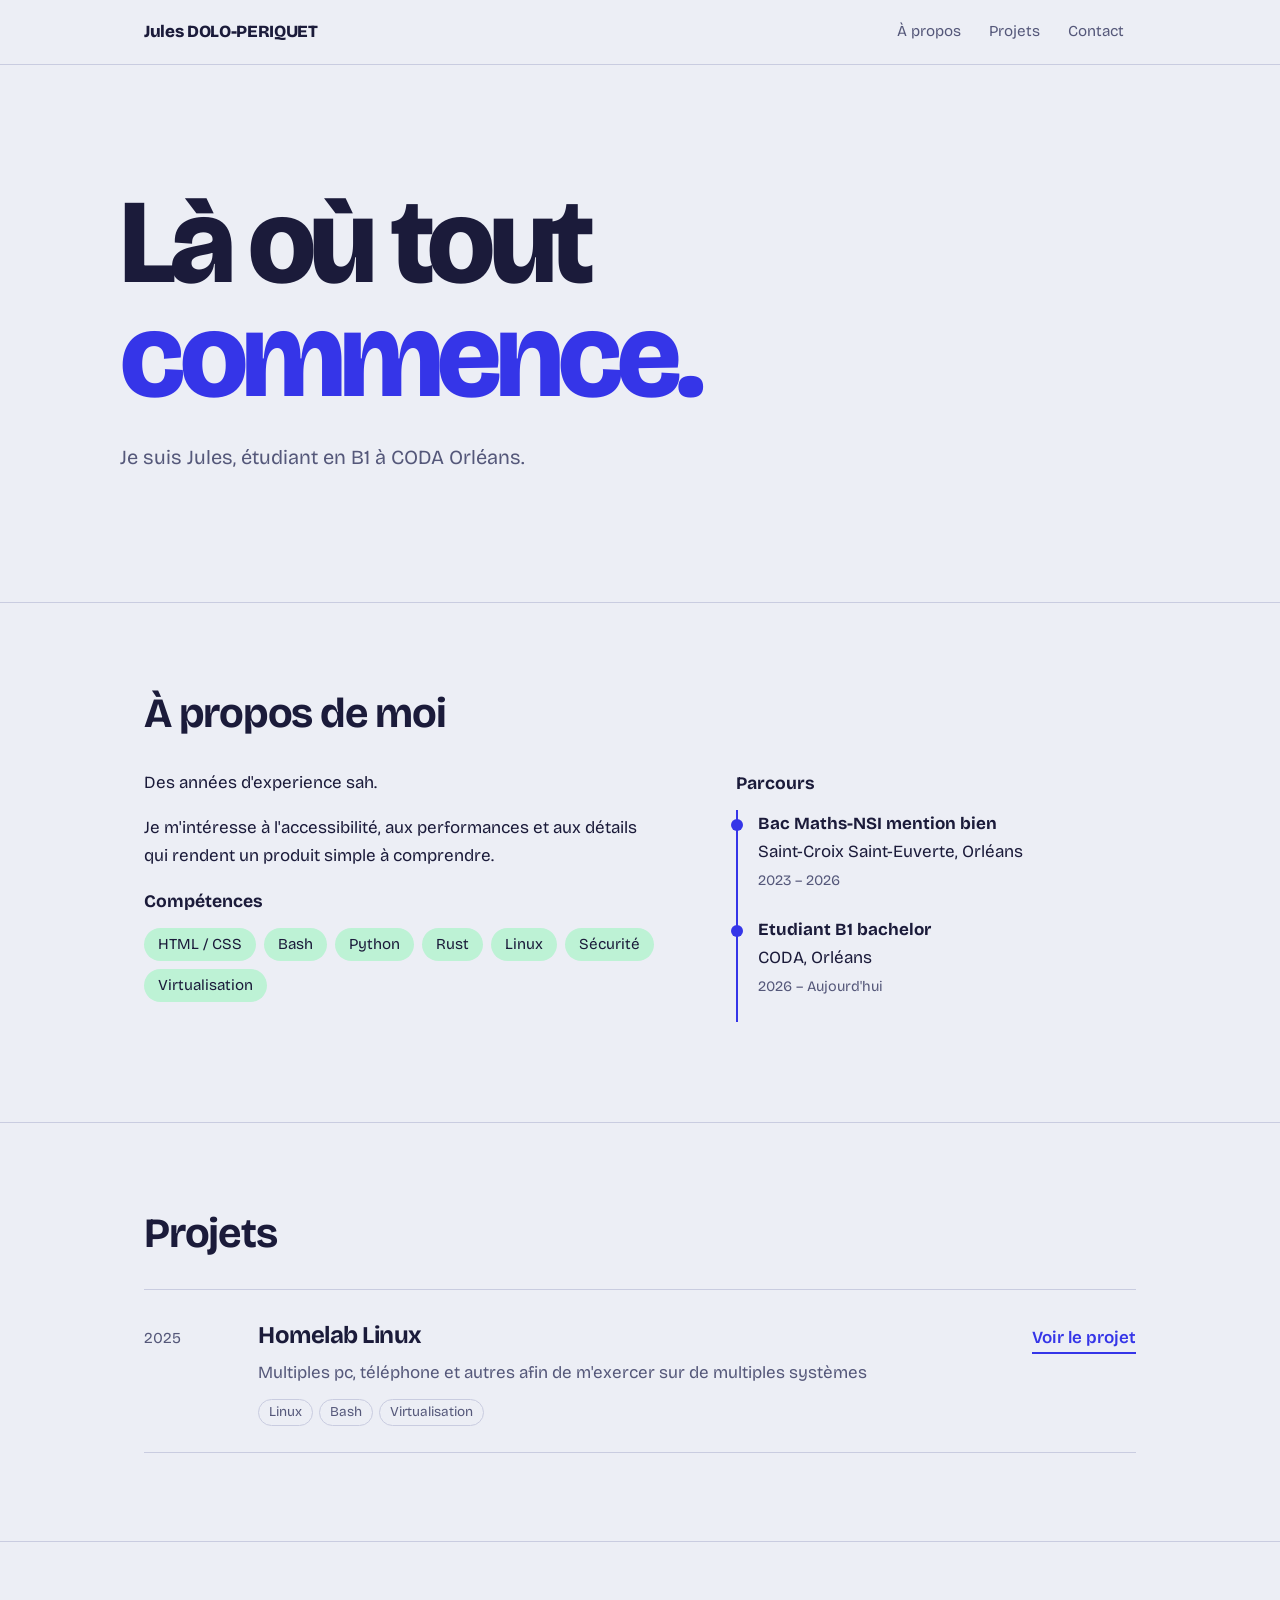
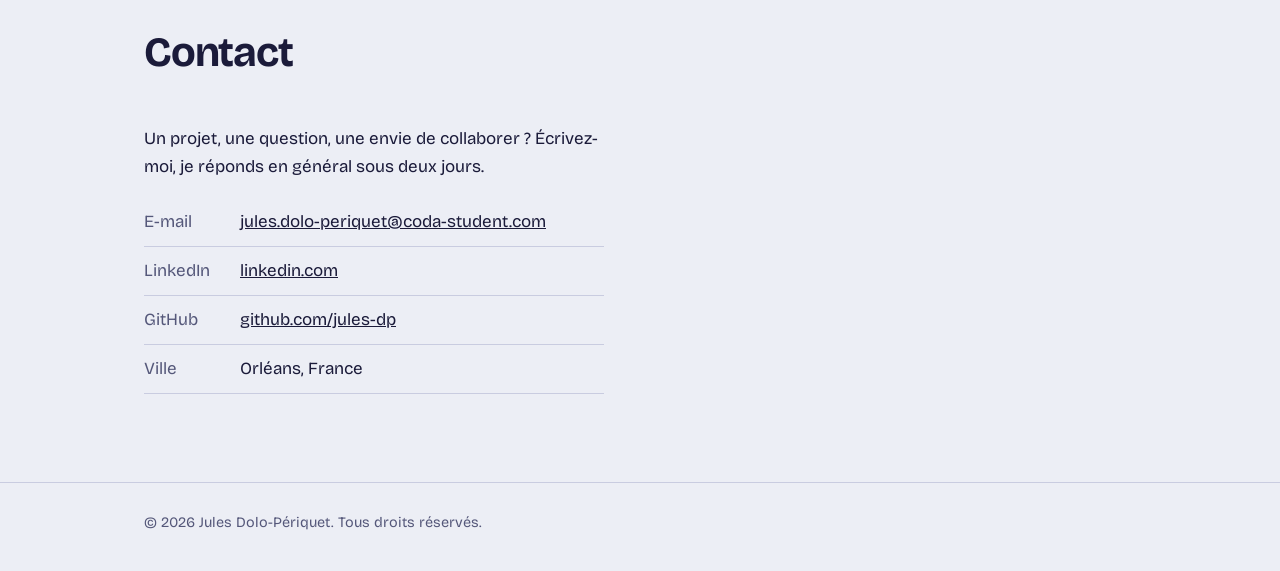
<file: index.html>
<!DOCTYPE html>
<html lang="fr">
<head>
<meta charset="utf-8">
<meta name="viewport" content="width=device-width, initial-scale=1, viewport-fit=cover">
<title>Jules DOLO-PERIQUET – Etudiant </title>
<link rel="preconnect" href="https://fonts.googleapis.com">
<link rel="preconnect" href="https://fonts.gstatic.com" crossorigin>
<link rel="stylesheet" href="https://fonts.googleapis.com/css2?family=Bricolage+Grotesque:opsz,wght@12..96,400;12..96,600;12..96,800&display=swap">
<link href="style.css" rel="stylesheet">
<script src="script.js" defer></script>

</head>
<body>
<header>
  <div class="wrap">
    <a class="logo" href="#accueil">Jules DOLO-PERIQUET</a>
    <nav aria-label="Navigation principale">
      <a href="#apropos">À propos</a>
      <a href="#projets">Projets</a>
      <a href="#contact">Contact</a>
    </nav>
  </div>
</header>

<main>
  <div class="wrap hero" id="accueil">
    <h1><span>Là où tout</span><span class="l2">commence.</span></h1>
    <p>Je suis Jules, étudiant en B1 à CODA Orléans.</p>
  </div>

  <section id="apropos">
    <div class="wrap">
      <h2>À propos de moi</h2>
      <div class="cols">
        <div>
          <p>Des années d'experience sah.</p>
          <p>Je m'intéresse à l'accessibilité, aux performances et aux détails qui rendent un produit simple à comprendre.</p>
          <h3>Compétences</h3>
          <ul class="skills">
            <li>HTML / CSS</li><li>Bash</li><li>Python</li><li>Rust</li><li>Linux</li><li>Sécurité</li><li>Virtualisation</li>
          </ul>
        </div>

        <div>
          <h3>Parcours</h3>
          <ol class="timeline">
            <li><b>Bac Maths-NSI mention bien</b>Saint-Croix Saint-Euverte, Orléans<br><small>2023 – 2026</small></li>
            <li><b>Etudiant B1 bachelor </b>CODA, Orléans<br><small>2026 – Aujourd'hui</small></li>
          </ol>
        </div>
      </div>
    </div>

  </section>

  <section id="projets">
    <div class="wrap">
      <h2>Projets</h2>
      <ul class="projects">
        <li class="project">
          <time datetime="2025">2025</time>
          <div>
            <h3>Homelab Linux</h3>
            <p>Multiples pc, téléphone et autres afin de m'exercer sur de multiples systèmes</p>
            <div class="tags"><span>Linux</span><span>Bash</span><span>Virtualisation</span></div>
          </div>
          <a class="go" href="#" aria-label="Voir le projet homelab">Voir le projet</a>
        </li>
      </ul>
    </div>

  </section>

  <section id="contact">
    <div class="wrap">
      <h2>Contact</h2>
      <div class="contact-grid">
        <div>
          <p>Un projet, une question, une envie de collaborer ? Écrivez-moi, je réponds en général sous deux jours.</p>
          <ul>
            <li><span>E-mail</span><a href="mailto:jules.dolo-periquet@coda-student.com">jules.dolo-periquet@coda-student.com</a></li>
            <li><span>LinkedIn</span><a href="#">linkedin.com</a></li>
            <li><span>GitHub</span><a href="#">github.com/jules-dp</a></li>
            <li><span>Ville</span>Orléans, France</li>
          </ul>
        </div>

      </div>
    </div>
  </section>
</main>

<footer>
  <div class="wrap">© 2026 Jules Dolo-Périquet. Tous droits réservés.</div>
</footer>
</body>
</html>
</file>
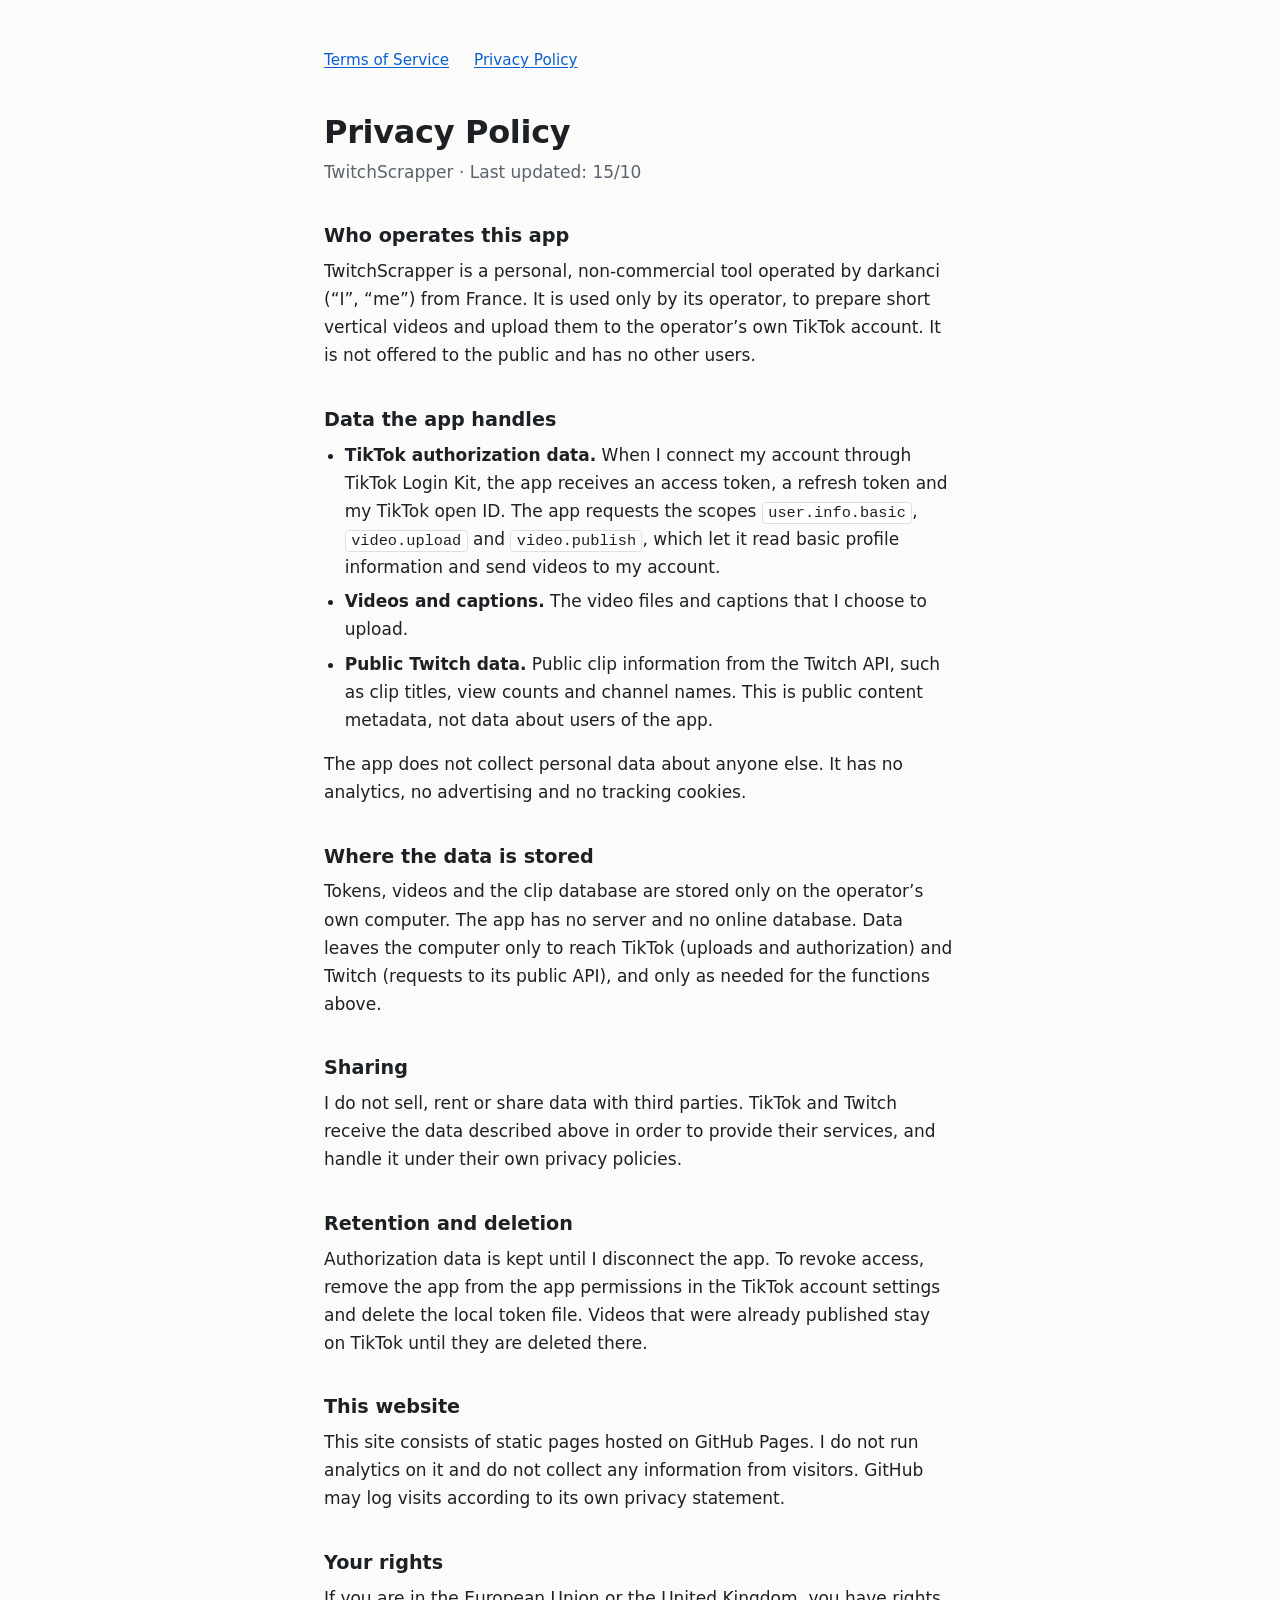
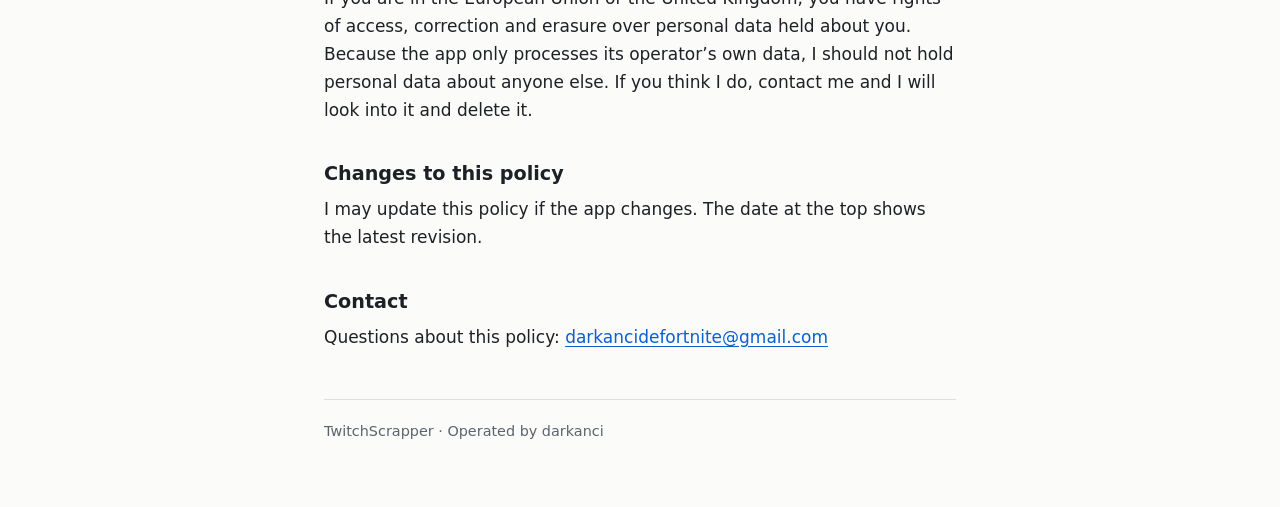
<file: files/privacy.html>
<!DOCTYPE html>
<html lang="en">
<head>
<meta charset="utf-8">
<meta name="viewport" content="width=device-width, initial-scale=1">
<title>Privacy Policy – TwitchScrapper</title>

<style>
  :root {
    --bg: #fbfbfa;
    --surface: #ffffff;
    --text: #1d2125;
    --muted: #5b646d;
    --rule: #dcdfe3;
    --link: #0b5fd1;
    color-scheme: light;
  }
  :root:not([data-theme="light"]) {
    color-scheme: light dark;
  }
  @media (prefers-color-scheme: dark) {
    :root:not([data-theme="light"]) {
      --bg: #14171a;
      --surface: #1b1f23;
      --text: #e6e8ea;
      --muted: #9aa3ab;
      --rule: #2d333a;
      --link: #6ea8fe;
    }
  }
  * { box-sizing: border-box; }
  html { -webkit-text-size-adjust: 100%; }
  body {
    margin: 0;
    background: var(--bg);
    color: var(--text);
    font: 17px/1.65 system-ui, -apple-system, "Segoe UI", Roboto, "Helvetica Neue", Arial, sans-serif;
  }
  main {
    max-width: 42rem;
    margin: 0 auto;
    padding: 3rem 1.25rem 4rem;
  }
  nav { margin-bottom: 2.5rem; font-size: 0.95rem; color: var(--muted); }
  nav a { margin-right: 1.25rem; }
  h1 { font-size: 2rem; line-height: 1.2; margin: 0 0 0.4rem; letter-spacing: -0.01em; }
  h2 { font-size: 1.2rem; line-height: 1.3; margin: 2.4rem 0 0.5rem; }
  p, ul { margin: 0 0 1rem; }
  ul { padding-left: 1.3rem; }
  li { margin-bottom: 0.4rem; }
  .updated { color: var(--muted); margin-bottom: 2rem; }
  a { color: var(--link); text-underline-offset: 0.15em; }
  a:focus-visible { outline: 3px solid var(--link); outline-offset: 3px; border-radius: 2px; }
  code { font: 0.9em ui-monospace, "SF Mono", Menlo, Consolas, monospace; background: var(--surface); border: 1px solid var(--rule); padding: 0.05em 0.35em; border-radius: 4px; }
  footer { margin-top: 3rem; padding-top: 1.25rem; border-top: 1px solid var(--rule); color: var(--muted); font-size: 0.9rem; }
</style>
</head>
<body>
<main>
  <nav>
    <a href="terms.html">Terms of Service</a>
    <a href="privacy.html" aria-current="page">Privacy Policy</a>
  </nav>

  <h1>Privacy Policy</h1>
  <p class="updated">TwitchScrapper · Last updated: 15/10</p>

  <h2>Who operates this app</h2>
  <p>TwitchScrapper is a personal, non-commercial tool operated by darkanci (“I”, “me”) from France. It is used only by its operator, to prepare short vertical videos and upload them to the operator’s own TikTok account. It is not offered to the public and has no other users.</p>

  <h2>Data the app handles</h2>
  <ul>
    <li><strong>TikTok authorization data.</strong> When I connect my account through TikTok Login Kit, the app receives an access token, a refresh token and my TikTok open ID. The app requests the scopes <code>user.info.basic</code>, <code>video.upload</code> and <code>video.publish</code>, which let it read basic profile information and send videos to my account.</li>
    <li><strong>Videos and captions.</strong> The video files and captions that I choose to upload.</li>
    <li><strong>Public Twitch data.</strong> Public clip information from the Twitch API, such as clip titles, view counts and channel names. This is public content metadata, not data about users of the app.</li>
  </ul>
  <p>The app does not collect personal data about anyone else. It has no analytics, no advertising and no tracking cookies.</p>

  <h2>Where the data is stored</h2>
  <p>Tokens, videos and the clip database are stored only on the operator’s own computer. The app has no server and no online database. Data leaves the computer only to reach TikTok (uploads and authorization) and Twitch (requests to its public API), and only as needed for the functions above.</p>

  <h2>Sharing</h2>
  <p>I do not sell, rent or share data with third parties. TikTok and Twitch receive the data described above in order to provide their services, and handle it under their own privacy policies.</p>

  <h2>Retention and deletion</h2>
  <p>Authorization data is kept until I disconnect the app. To revoke access, remove the app from the app permissions in the TikTok account settings and delete the local token file. Videos that were already published stay on TikTok until they are deleted there.</p>

  <h2>This website</h2>
  <p>This site consists of static pages hosted on GitHub Pages. I do not run analytics on it and do not collect any information from visitors. GitHub may log visits according to its own privacy statement.</p>

  <h2>Your rights</h2>
  <p>If you are in the European Union or the United Kingdom, you have rights of access, correction and erasure over personal data held about you. Because the app only processes its operator’s own data, I should not hold personal data about anyone else. If you think I do, contact me and I will look into it and delete it.</p>

  <h2>Changes to this policy</h2>
  <p>I may update this policy if the app changes. The date at the top shows the latest revision.</p>

  <h2>Contact</h2>
  <p>Questions about this policy: <a href="mailto:darkancidefortnite@gmail.com">darkancidefortnite@gmail.com</a></p>
  
  <footer>TwitchScrapper · Operated by darkanci</footer>
</main>
</body>
</html>
</file>
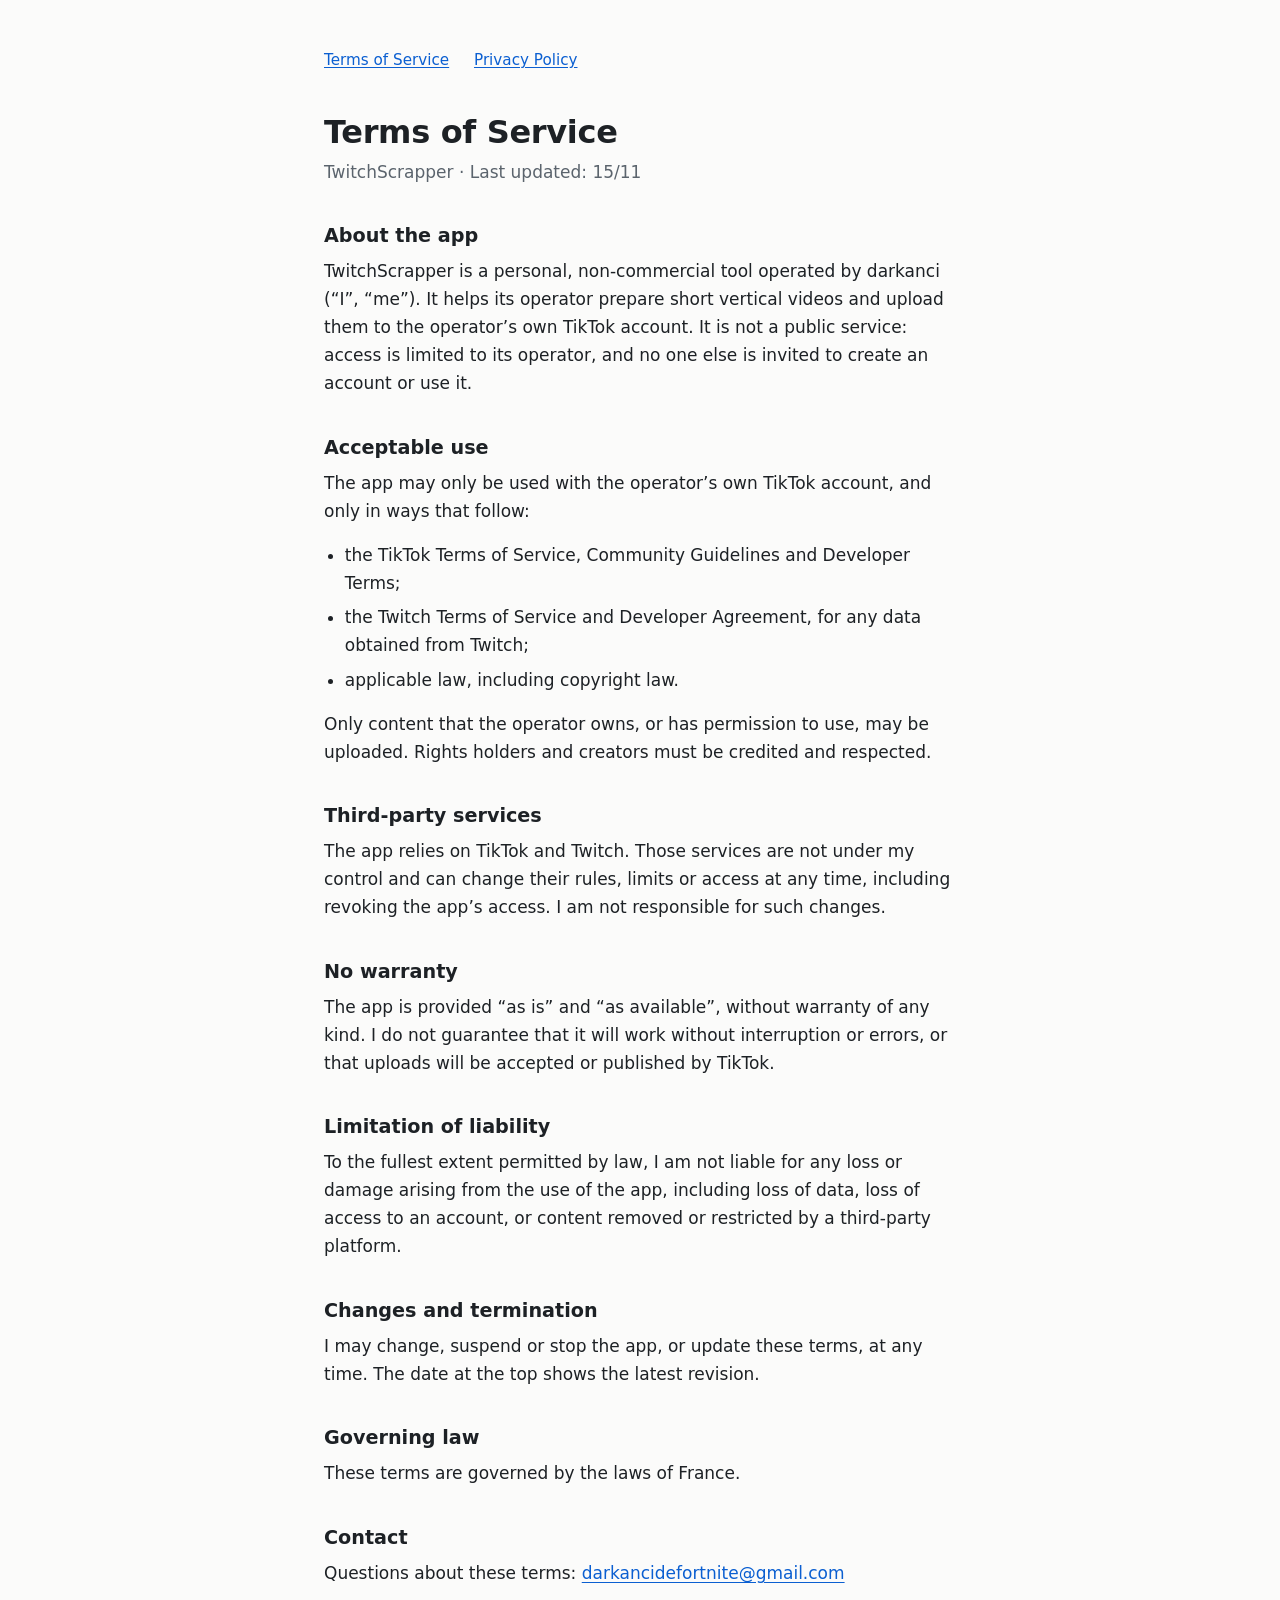
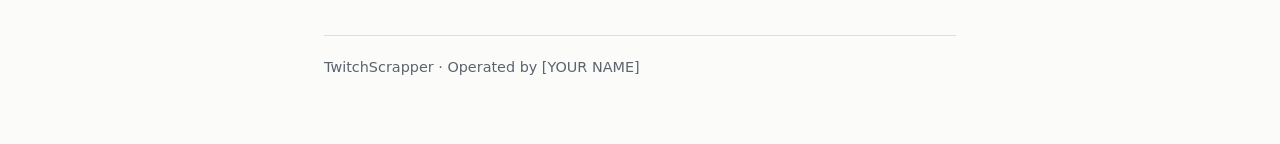
<file: files/terms.html>
<!DOCTYPE html>
<html lang="en">
<head>
<meta charset="utf-8">
<meta name="viewport" content="width=device-width, initial-scale=1">
<title>Terms of Service – TwitchScrapper</title>
<!--
  À REMPLACER avant de publier :
    [APP NAME]   le nom exact de ton app TikTok
    [YOUR NAME]  ton nom ou pseudo
    [YOUR EMAIL] une adresse de contact valide
    [DATE]       la date du jour (ex. November 17, 2026)
-->
<style>
  :root {
    --bg: #fbfbfa;
    --surface: #ffffff;
    --text: #1d2125;
    --muted: #5b646d;
    --rule: #dcdfe3;
    --link: #0b5fd1;
    color-scheme: light;
  }
  :root:not([data-theme="light"]) {
    color-scheme: light dark;
  }
  @media (prefers-color-scheme: dark) {
    :root:not([data-theme="light"]) {
      --bg: #14171a;
      --surface: #1b1f23;
      --text: #e6e8ea;
      --muted: #9aa3ab;
      --rule: #2d333a;
      --link: #6ea8fe;
    }
  }
  * { box-sizing: border-box; }
  html { -webkit-text-size-adjust: 100%; }
  body {
    margin: 0;
    background: var(--bg);
    color: var(--text);
    font: 17px/1.65 system-ui, -apple-system, "Segoe UI", Roboto, "Helvetica Neue", Arial, sans-serif;
  }
  main {
    max-width: 42rem;
    margin: 0 auto;
    padding: 3rem 1.25rem 4rem;
  }
  nav { margin-bottom: 2.5rem; font-size: 0.95rem; color: var(--muted); }
  nav a { margin-right: 1.25rem; }
  h1 { font-size: 2rem; line-height: 1.2; margin: 0 0 0.4rem; letter-spacing: -0.01em; }
  h2 { font-size: 1.2rem; line-height: 1.3; margin: 2.4rem 0 0.5rem; }
  p, ul { margin: 0 0 1rem; }
  ul { padding-left: 1.3rem; }
  li { margin-bottom: 0.4rem; }
  .updated { color: var(--muted); margin-bottom: 2rem; }
  a { color: var(--link); text-underline-offset: 0.15em; }
  a:focus-visible { outline: 3px solid var(--link); outline-offset: 3px; border-radius: 2px; }
  footer { margin-top: 3rem; padding-top: 1.25rem; border-top: 1px solid var(--rule); color: var(--muted); font-size: 0.9rem; }
</style>
</head>
<body>
<main>
  <nav>
    <a href="terms.html" aria-current="page">Terms of Service</a>
    <a href="privacy.html">Privacy Policy</a>
  </nav>

  <h1>Terms of Service</h1>
  <p class="updated">TwitchScrapper · Last updated: 15/11</p>

  <h2>About the app</h2>
  <p>TwitchScrapper is a personal, non-commercial tool operated by darkanci (“I”, “me”). It helps its operator prepare short vertical videos and upload them to the operator’s own TikTok account. It is not a public service: access is limited to its operator, and no one else is invited to create an account or use it.</p>

  <h2>Acceptable use</h2>
  <p>The app may only be used with the operator’s own TikTok account, and only in ways that follow:</p>
  <ul>
    <li>the TikTok Terms of Service, Community Guidelines and Developer Terms;</li>
    <li>the Twitch Terms of Service and Developer Agreement, for any data obtained from Twitch;</li>
    <li>applicable law, including copyright law.</li>
  </ul>
  <p>Only content that the operator owns, or has permission to use, may be uploaded. Rights holders and creators must be credited and respected.</p>

  <h2>Third-party services</h2>
  <p>The app relies on TikTok and Twitch. Those services are not under my control and can change their rules, limits or access at any time, including revoking the app’s access. I am not responsible for such changes.</p>

  <h2>No warranty</h2>
  <p>The app is provided “as is” and “as available”, without warranty of any kind. I do not guarantee that it will work without interruption or errors, or that uploads will be accepted or published by TikTok.</p>

  <h2>Limitation of liability</h2>
  <p>To the fullest extent permitted by law, I am not liable for any loss or damage arising from the use of the app, including loss of data, loss of access to an account, or content removed or restricted by a third-party platform.</p>

  <h2>Changes and termination</h2>
  <p>I may change, suspend or stop the app, or update these terms, at any time. The date at the top shows the latest revision.</p>

  <h2>Governing law</h2>
  <p>These terms are governed by the laws of France.</p>

  <h2>Contact</h2>
  <p>Questions about these terms: <a href="mailto:darkancidefortnite@gmail.com">darkancidefortnite@gmail.com</a></p>

  <footer>TwitchScrapper · Operated by [YOUR NAME]</footer>
</main>
</body>
</html>
</file>
<file: style.css>
:root{
  --bg:#ECEEF5; --surface:#F7F8FC; --ink:#1B1B3A; --muted:#55587A; --line:#C9CCE0;
  --accent:#3535E8; --accent-ink:#fff; --mint:#BDF2D5;
  color-scheme:light;
  box-sizing:border-box;
  padding-top:env(safe-area-inset-top,0px); padding-bottom:env(safe-area-inset-bottom,0px);
}
@media (prefers-color-scheme:dark){
  :root:not([data-theme="light"]){
    --bg:#14142B; --surface:#1D1D3A; --ink:#ECEEF8; --muted:#A5A8CC; --line:#35365C;
    --accent:#8C8CFF; --accent-ink:#14142B; --mint:#2E6B55; color-scheme:dark;
  }
}
:root[data-theme="dark"]{
  --bg:#14142B; --surface:#1D1D3A; --ink:#ECEEF8; --muted:#A5A8CC; --line:#35365C;
  --accent:#8C8CFF; --accent-ink:#14142B; --mint:#2E6B55; color-scheme:dark;
}
*,*::before,*::after{box-sizing:border-box}
html{scroll-behavior:smooth;scroll-padding-top:calc(env(safe-area-inset-top,0px) + 72px)}
body{margin:0;background:var(--bg);color:var(--ink);font-family:"Bricolage Grotesque",system-ui,-apple-system,"Segoe UI",sans-serif;font-size:1.0625rem;line-height:1.65}
body::before{content:"";position:fixed;inset:0 0 auto;height:env(safe-area-inset-top,0px);background:var(--bg);z-index:10}
a{color:inherit}
:focus-visible{outline:3px solid var(--accent);outline-offset:3px;border-radius:4px}
.wrap{max-width:1040px;margin:0 auto;padding:0 24px}

header{position:sticky;top:env(safe-area-inset-top,0px);z-index:9;background:var(--bg);border-bottom:1px solid var(--line)}
header .wrap{display:flex;justify-content:space-between;align-items:center;height:64px;gap:16px}
.logo{font-weight:800;text-decoration:none;letter-spacing:-.02em}
nav{display:flex;gap:4px;flex-wrap:wrap}
nav a{text-decoration:none;padding:6px 12px;border-radius:99px;font-size:.95rem;color:var(--muted)}
nav a:hover{background:var(--surface);color:var(--ink)}

.hero{padding:clamp(56px,10vw,120px) 0 clamp(48px,8vw,96px)}
.hero h1{font-size:clamp(2.8rem,10vw,7.5rem);line-height:.95;letter-spacing:-.045em;font-weight:800;margin:0 0 28px;font-variation-settings:"wdth" 100}
.hero h1 span{display:block}
.hero h1 .l2{color:var(--accent)}
.hero p{max-width:34em;font-size:1.25rem;color:var(--muted);margin:0 0 32px}
.btns{display:flex;gap:12px;flex-wrap:wrap}
.btn{display:inline-block;padding:12px 22px;border-radius:99px;font-weight:600;text-decoration:none;border:2px solid var(--ink)}
.btn.main{background:var(--accent);border-color:var(--accent);color:var(--accent-ink)}
.btn:hover{transform:translateY(-2px)}
.btn{transition:transform .15s}
@media (prefers-reduced-motion:no-preference){
  .hero h1 span{animation:rise .8s cubic-bezier(.2,.8,.2,1) both}
  .hero h1 .l2{animation-delay:.12s}
  @keyframes rise{from{opacity:0;transform:translateY(32px)}to{opacity:1;transform:none}}
}
@media (prefers-reduced-motion:reduce){html{scroll-behavior:auto}.btn{transition:none}}

section{padding:clamp(48px,7vw,88px) 0;border-top:1px solid var(--line)}
h2{font-size:clamp(1.8rem,4vw,2.6rem);letter-spacing:-.03em;line-height:1.1;margin:0 0 32px}
.cols{display:grid;grid-template-columns:1.3fr 1fr;gap:clamp(32px,6vw,72px)}
.cols p{margin:0 0 1em;max-width:62ch}
h3{font-size:1.1rem;margin:0 0 12px}
.skills{display:flex;flex-wrap:wrap;gap:8px;padding:0;margin:0 0 32px;list-style:none}
.skills li{background:var(--mint);color:var(--ink);padding:4px 14px;border-radius:99px;font-size:.95rem}
:root[data-theme="dark"] .skills li,
:root:not([data-theme="light"]) .skills li{color:var(--ink)}
.timeline{list-style:none;margin:0;padding:0 0 0 20px;border-left:2px solid var(--accent)}
.timeline li{position:relative;padding:0 0 22px}
.timeline li::before{content:"";position:absolute;left:-27px;top:9px;width:12px;height:12px;border-radius:50%;background:var(--accent)}
.timeline b{display:block}
.timeline small{color:var(--muted);font-size:.9rem}

.projects{list-style:none;margin:0;padding:0}
.project{display:grid;grid-template-columns:90px 1fr auto;gap:8px 24px;align-items:baseline;padding:26px 0;border-bottom:1px solid var(--line)}
.project:first-child{border-top:1px solid var(--line)}
.project time{color:var(--muted);font-size:.95rem}
.project h3{font-size:1.5rem;letter-spacing:-.02em;margin:0 0 4px}
.project p{margin:0;color:var(--muted);max-width:56ch}
.project .tags{display:flex;gap:6px;flex-wrap:wrap;margin-top:12px;font-size:.85rem;color:var(--muted)}
.project .tags span{border:1px solid var(--line);padding:1px 10px;border-radius:99px}
.project a.go{font-weight:600;color:var(--accent);text-decoration:none;border-bottom:2px solid currentColor}
.project:hover h3{color:var(--accent)}

.contact-grid{display:grid;grid-template-columns:1fr 1fr;gap:clamp(32px,6vw,72px)}
.contact-grid ul{list-style:none;margin:0;padding:0}
.contact-grid li{padding:10px 0;border-bottom:1px solid var(--line)}
.contact-grid li span{color:var(--muted);display:inline-block;min-width:96px}
label{display:block;font-weight:600;font-size:.95rem;margin-bottom:14px}
input,textarea{display:block;width:100%;margin-top:6px;padding:12px 14px;font:inherit;color:var(--ink);background:var(--surface);border:1px solid var(--line);border-radius:10px}
textarea{min-height:130px;resize:vertical}
button.btn{font:inherit;font-weight:600;cursor:pointer;color:var(--accent-ink);background:var(--accent);border-color:var(--accent)}
footer{border-top:1px solid var(--line);padding:28px 0 36px;color:var(--muted);font-size:.9rem}

@media (max-width:760px){
  .cols,.contact-grid{grid-template-columns:1fr}
  .project{grid-template-columns:1fr}
  header .wrap{height:auto;padding-top:10px;padding-bottom:10px;flex-direction:column;align-items:flex-start;gap:4px}
  html{scroll-padding-top:calc(env(safe-area-inset-top,0px) + 110px)}
}
</file>
